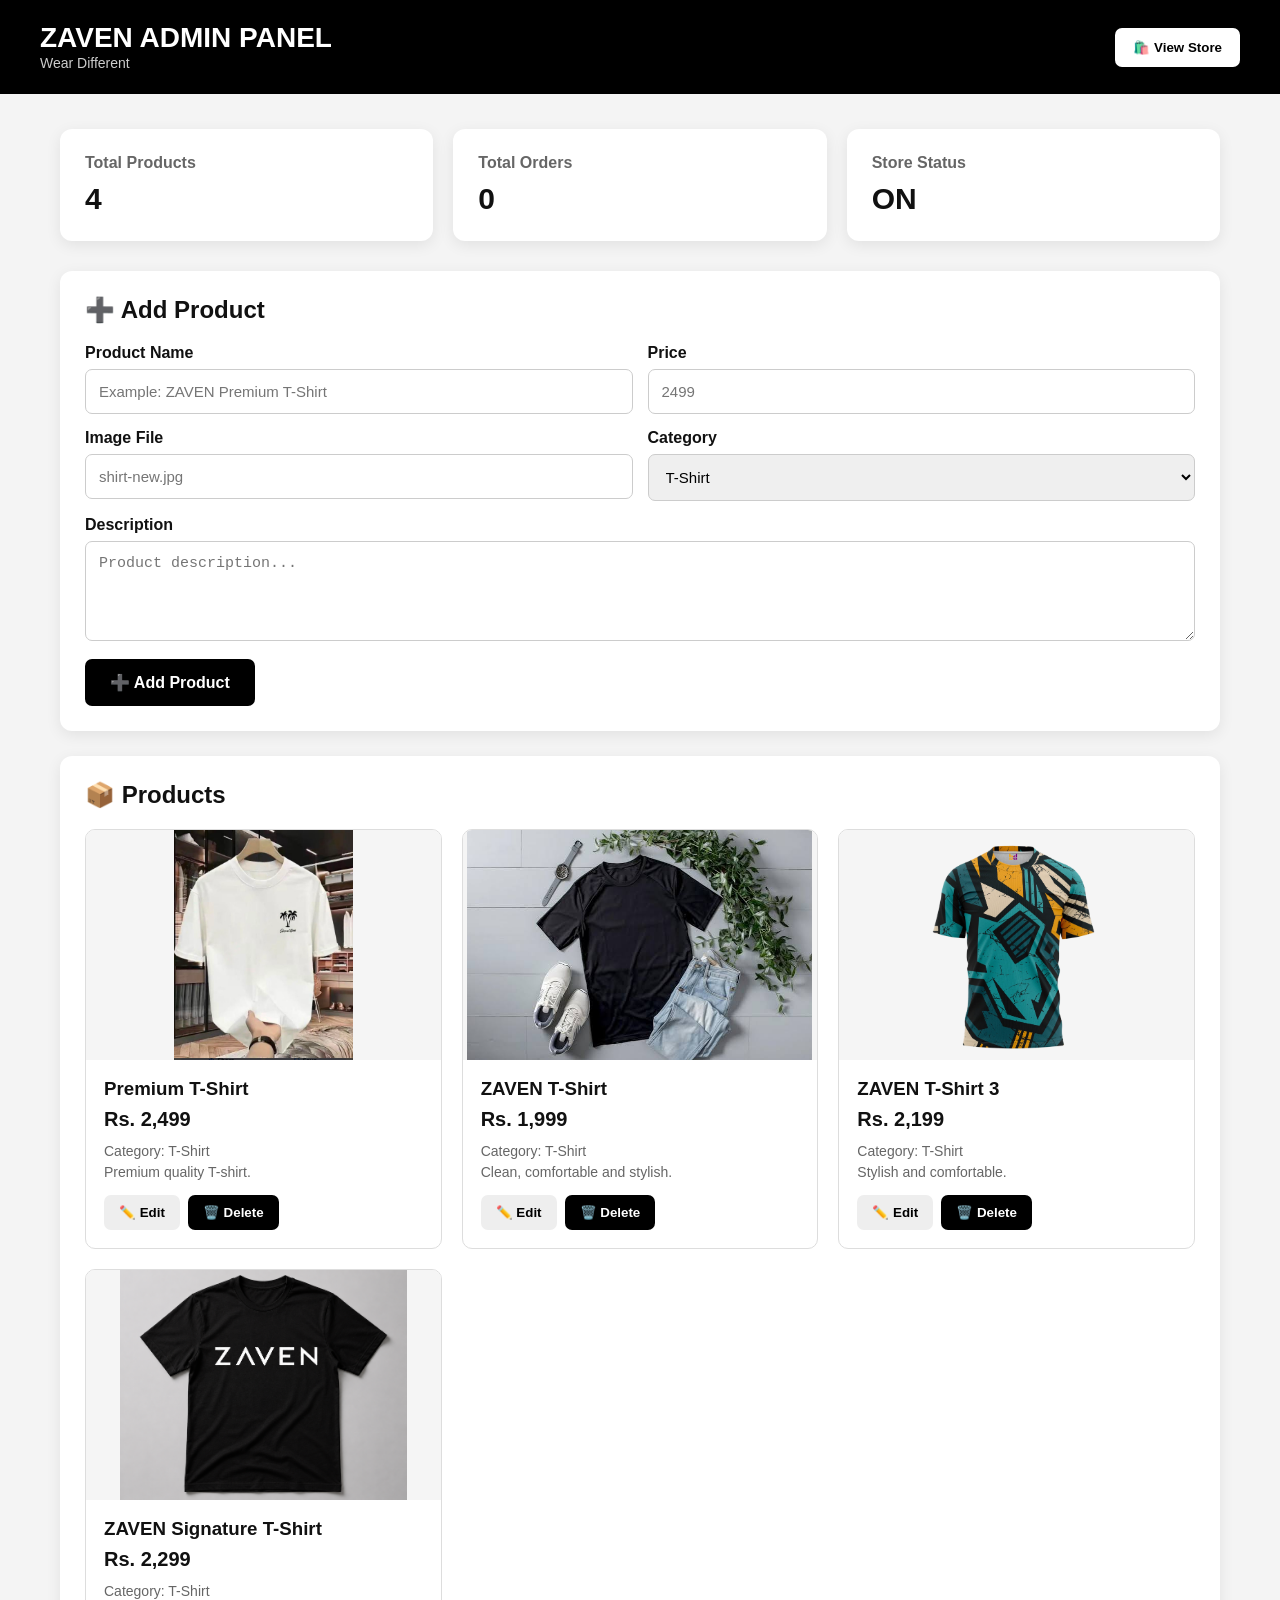
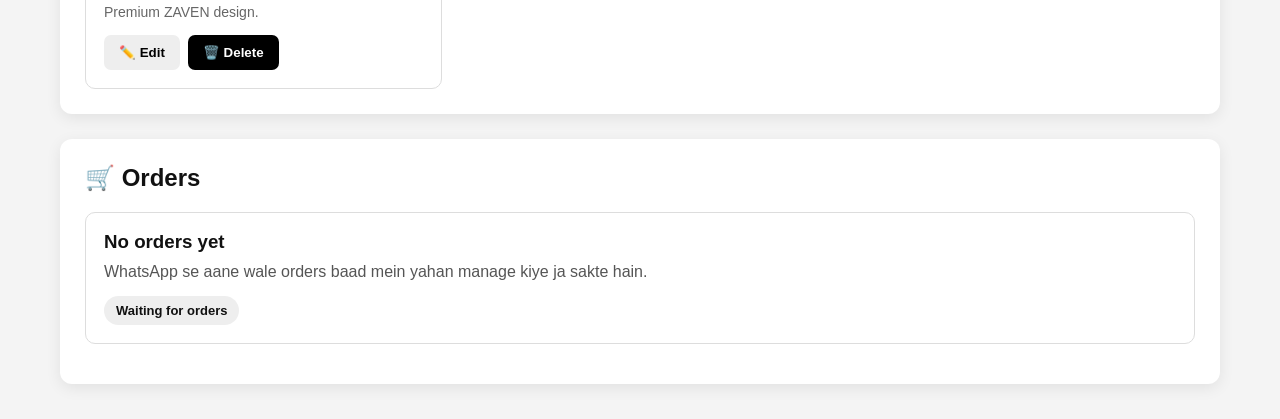
<file: admin.html>
<!DOCTYPE html>
<html lang="en">

<head>
    <meta charset="UTF-8">
    <meta name="viewport" content="width=device-width, initial-scale=1.0">

    <title>ZAVEN - Admin Panel</title>

    <style>
        * {
            margin: 0;
            padding: 0;
            box-sizing: border-box;
        }

        body {
            font-family: Arial, sans-serif;
            background: #f4f4f4;
            color: #111;
        }

        /* ================= HEADER ================= */

        header {
            background: #000;
            color: #fff;

            padding: 22px 40px;

            display: flex;
            align-items: center;
            justify-content: space-between;

            gap: 20px;
        }

        header h1 {
            font-size: 28px;
        }

        header span {
            color: #ccc;
            font-size: 14px;
        }

        /* ================= CONTAINER ================= */

        .container {
            width: 100%;
            max-width: 1200px;

            margin: 35px auto;

            padding: 0 20px;
        }

        /* ================= DASHBOARD ================= */

        .dashboard {
            display: grid;

            grid-template-columns:
                repeat(3, 1fr);

            gap: 20px;

            margin-bottom: 30px;
        }

        .dashboard-card {
            background: #fff;

            padding: 25px;

            border-radius: 12px;

            box-shadow:
                0 4px 15px rgba(0,0,0,0.08);
        }

        .dashboard-card h3 {
            font-size: 16px;

            color: #666;

            margin-bottom: 10px;
        }

        .dashboard-card strong {
            font-size: 30px;
        }

        /* ================= SECTION ================= */

        .section {
            background: #fff;

            padding: 25px;

            margin-bottom: 25px;

            border-radius: 12px;

            box-shadow:
                0 4px 15px rgba(0,0,0,0.08);
        }

        .section h2 {
            margin-bottom: 20px;

            font-size: 24px;
        }

        /* ================= FORM ================= */

        .form-grid {
            display: grid;

            grid-template-columns:
                repeat(2, 1fr);

            gap: 15px;
        }

        .form-group {
            display: flex;

            flex-direction: column;
        }

        .form-group.full {
            grid-column: 1 / -1;
        }

        label {
            font-weight: bold;

            margin-bottom: 7px;
        }

        input,
        textarea,
        select {
            width: 100%;

            padding: 13px;

            border: 1px solid #ccc;

            border-radius: 7px;

            font-size: 15px;
        }

        textarea {
            min-height: 100px;

            resize: vertical;
        }

        /* ================= BUTTON ================= */

        button {
            border: none;

            cursor: pointer;

            border-radius: 7px;

            font-weight: bold;
        }

        .add-button {
            background: #000;

            color: #fff;

            padding: 14px 25px;

            margin-top: 18px;

            font-size: 16px;
        }

        .add-button:hover {
            background: #333;
        }

        /* ================= PRODUCTS ================= */

        .products {
            display: grid;

            grid-template-columns:
                repeat(3, 1fr);

            gap: 20px;
        }

        .product-card {
            border: 1px solid #ddd;

            border-radius: 10px;

            overflow: hidden;

            background: #fff;
        }

        .product-card img {
            width: 100%;

            height: 230px;

            object-fit: contain;

            background: #f5f5f5;

            display: block;
        }

        .product-details {
            padding: 18px;
        }

        .product-details h3 {
            margin-bottom: 8px;
        }

        .product-details .price {
            font-size: 20px;

            font-weight: bold;

            margin-bottom: 12px;
        }

        .product-details p {
            color: #666;

            font-size: 14px;

            margin-bottom: 5px;
        }

        /* ================= ACTIONS ================= */

        .actions {
            display: flex;

            gap: 8px;

            margin-top: 15px;
        }

        .edit-button {
            background: #eee;

            padding: 10px 15px;
        }

        .delete-button {
            background: #000;

            color: #fff;

            padding: 10px 15px;
        }

        .edit-button:hover {
            background: #ddd;
        }

        .delete-button:hover {
            background: #333;
        }

        /* ================= ORDERS ================= */

        .order {
            border: 1px solid #ddd;

            border-radius: 10px;

            padding: 18px;

            margin-bottom: 15px;
        }

        .order h3 {
            margin-bottom: 10px;
        }

        .order p {
            margin: 5px 0;

            color: #555;
        }

        .order-status {
            display: inline-block;

            background: #eee;

            padding: 7px 12px;

            border-radius: 20px;

            margin-top: 10px;

            font-size: 13px;

            font-weight: bold;
        }

        /* ================= MOBILE ================= */

        @media screen and (max-width: 800px) {

            header {
                padding: 20px;
            }

            header h1 {
                font-size: 22px;
            }

            .dashboard {
                grid-template-columns: 1fr;
            }

            .form-grid {
                grid-template-columns: 1fr;
            }

            .form-group.full {
                grid-column: auto;
            }

            .products {
                grid-template-columns: 1fr;
            }

        }

        @media screen and (max-width: 500px) {

            .container {
                padding: 0 12px;

                margin-top: 20px;
            }

            .section {
                padding: 18px;
            }

            header {
                flex-direction: column;

                text-align: center;
            }

        }
    </style>
</head>

<body>


<!-- ================= HEADER ================= -->

<header>

    <div>
        <h1>ZAVEN ADMIN PANEL</h1>
        <span>Wear Different</span>
    </div>

    <button
        onclick="goToStore()"
        style="
            background:white;
            color:black;
            padding:12px 18px;
        "
    >
        🛍️ View Store
    </button>

</header>


<!-- ================= MAIN ================= -->

<div class="container">


    <!-- ================= DASHBOARD ================= -->

    <div class="dashboard">

        <div class="dashboard-card">

            <h3>Total Products</h3>

            <strong id="totalProducts">
                0
            </strong>

        </div>


        <div class="dashboard-card">

            <h3>Total Orders</h3>

            <strong id="totalOrders">
                0
            </strong>

        </div>


        <div class="dashboard-card">

            <h3>Store Status</h3>

            <strong>
                ON
            </strong>

        </div>

    </div>


    <!-- ================= ADD PRODUCT ================= -->

    <div class="section">

        <h2>
            ➕ Add Product
        </h2>


        <form id="productForm">

            <div class="form-grid">

                <div class="form-group">

                    <label>
                        Product Name
                    </label>

                    <input
                        type="text"
                        id="productName"
                        placeholder="Example: ZAVEN Premium T-Shirt"
                        required
                    >

                </div>


                <div class="form-group">

                    <label>
                        Price
                    </label>

                    <input
                        type="number"
                        id="productPrice"
                        placeholder="2499"
                        required
                    >

                </div>


                <div class="form-group">

                    <label>
                        Image File
                    </label>

                    <input
                        type="text"
                        id="productImage"
                        placeholder="shirt-new.jpg"
                        required
                    >

                </div>


                <div class="form-group">

                    <label>
                        Category
                    </label>

                    <select id="productCategory">

                        <option>
                            T-Shirt
                        </option>

                        <option>
                            Shirt
                        </option>

                        <option>
                            Hoodie
                        </option>

                    </select>

                </div>


                <div class="form-group full">

                    <label>
                        Description
                    </label>

                    <textarea
                        id="productDescription"
                        placeholder="Product description..."
                    ></textarea>

                </div>

            </div>


            <button
                type="submit"
                class="add-button"
            >
                ➕ Add Product
            </button>

        </form>

    </div>


    <!-- ================= PRODUCTS ================= -->

    <div class="section">

        <h2>
            📦 Products
        </h2>

        <div
            class="products"
            id="productsContainer"
        ></div>

    </div>


    <!-- ================= ORDERS ================= -->

    <div class="section">

        <h2>
            🛒 Orders
        </h2>

        <div id="ordersContainer">

            <div class="order">

                <h3>
                    No orders yet
                </h3>

                <p>
                    WhatsApp se aane wale orders
                    baad mein yahan manage kiye ja sakte hain.
                </p>

                <span class="order-status">
                    Waiting for orders
                </span>

            </div>

        </div>

    </div>

</div>


<script>

/* ================= DEFAULT PRODUCTS ================= */

let products = [

    {
        name: "Premium T-Shirt",
        price: 2499,
        image: "shirt-new.jpg",
        category: "T-Shirt",
        description:
            "Premium quality T-shirt."
    },

    {
        name: "ZAVEN T-Shirt",
        price: 1999,
        image: "shirt5.jpg",
        category: "T-Shirt",
        description:
            "Clean, comfortable and stylish."
    },

    {
        name: "ZAVEN T-Shirt 3",
        price: 2199,
        image: "shirt6.jpg",
        category: "T-Shirt",
        description:
            "Stylish and comfortable."
    },

    {
        name: "ZAVEN Signature T-Shirt",
        price: 2299,
        image: "shirt4.jpg",
        category: "T-Shirt",
        description:
            "Premium ZAVEN design."
    }

];


/* ================= LOAD PRODUCTS ================= */

function loadProducts() {

    const container =
        document.getElementById(
            "productsContainer"
        );

    container.innerHTML = "";


    products.forEach(
        function(product, index) {

            container.innerHTML += `

                <div class="product-card">

                    <img
                        src="${product.image}"
                        alt="${product.name}"
                    >

                    <div class="product-details">

                        <h3>
                            ${product.name}
                        </h3>

                        <div class="price">
                            Rs.
                            ${Number(product.price).toLocaleString()}
                        </div>

                        <p>
                            Category:
                            ${product.category}
                        </p>

                        <p>
                            ${product.description}
                        </p>

                        <div class="actions">

                            <button
                                class="edit-button"
                                onclick="editProduct(${index})"
                            >
                                ✏️ Edit
                            </button>

                            <button
                                class="delete-button"
                                onclick="deleteProduct(${index})"
                            >
                                🗑️ Delete
                            </button>

                        </div>

                    </div>

                </div>

            `;

        }
    );


    document.getElementById(
        "totalProducts"
    ).innerText = products.length;

}


/* ================= ADD PRODUCT ================= */

document
    .getElementById("productForm")
    .addEventListener(
        "submit",
        function(event) {

            event.preventDefault();


            const name =
                document.getElementById(
                    "productName"
                ).value;

            const price =
                Number(
                    document.getElementById(
                        "productPrice"
                    ).value
                );

            const image =
                document.getElementById(
                    "productImage"
                ).value;

            const category =
                document.getElementById(
                    "productCategory"
                ).value;

            const description =
                document.getElementById(
                    "productDescription"
                ).value;


            products.push({

                name: name,

                price: price,

                image: image,

                category: category,

                description: description

            });


            loadProducts();


            document
                .getElementById("productForm")
                .reset();


            alert(
                "Product added successfully!"
            );

        }
    );


/* ================= DELETE PRODUCT ================= */

function deleteProduct(index) {

    const confirmDelete =
        confirm(
            "Kya aap is product ko delete karna chahte hain?"
        );


    if (!confirmDelete) {
        return;
    }


    products.splice(
        index,
        1
    );


    loadProducts();

}


/* ================= EDIT PRODUCT ================= */

function editProduct(index) {

    const product =
        products[index];


    const newName =
        prompt(
            "Product name:",
            product.name
        );


    if (newName === null) {
        return;
    }


    const newPrice =
        prompt(
            "Product price:",
            product.price
        );


    if (newPrice === null) {
        return;
    }


    const newImage =
        prompt(
            "Image file:",
            product.image
        );


    if (newImage === null) {
        return;
    }


    product.name =
        newName;

    product.price =
        Number(newPrice);

    product.image =
        newImage;


    loadProducts();


    alert(
        "Product updated successfully!"
    );

}


/* ================= STORE ================= */

function goToStore() {

    window.location.href =
        "index.html";

}


/* ================= START ================= */

loadProducts();

</script>

</body>
</html>
</file>
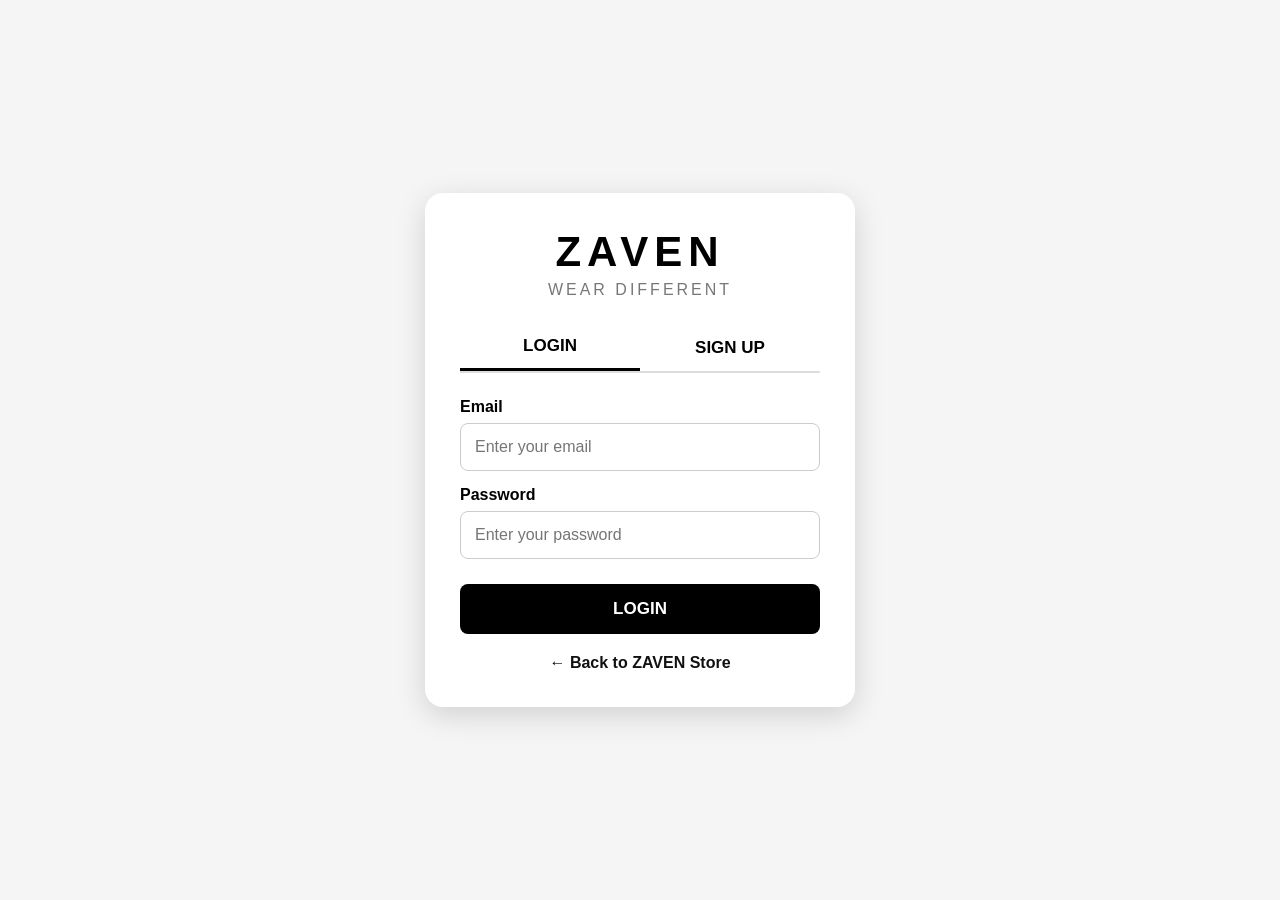
<file: login.html>
<!DOCTYPE html>
<html lang="en">

<head>

    <meta charset="UTF-8">

    <meta name="viewport"
        content="width=device-width, initial-scale=1.0">

    <title>ZAVEN - Login / Signup</title>

    <style>

        * {
            margin: 0;
            padding: 0;
            box-sizing: border-box;
        }

        body {
            font-family: Arial, sans-serif;
            background: #f5f5f5;
            min-height: 100vh;

            display: flex;
            justify-content: center;
            align-items: center;

            padding: 20px;
        }

        .login-box {

            width: 100%;
            max-width: 430px;

            background: white;

            padding: 35px;

            border-radius: 18px;

            box-shadow:
                0 8px 30px rgba(0,0,0,0.15);
        }

        .logo {

            text-align: center;

            margin-bottom: 25px;
        }

        .logo h1 {

            font-size: 42px;

            letter-spacing: 6px;
        }

        .logo p {

            margin-top: 5px;

            color: #777;

            letter-spacing: 3px;
        }

        .tabs {

            display: flex;

            margin-bottom: 25px;

            border-bottom: 2px solid #ddd;
        }

        .tab {

            width: 50%;

            padding: 12px;

            border: none;

            background: transparent;

            font-size: 17px;

            font-weight: bold;

            cursor: pointer;
        }

        .tab.active {

            border-bottom: 3px solid black;

            color: black;
        }

        .form {

            display: none;
        }

        .form.active {

            display: block;
        }

        label {

            display: block;

            margin-top: 15px;

            margin-bottom: 7px;

            font-weight: bold;
        }

        input {

            width: 100%;

            padding: 14px;

            border: 1px solid #ccc;

            border-radius: 8px;

            font-size: 16px;

            outline: none;
        }

        input:focus {

            border-color: black;
        }

        .submit-button {

            width: 100%;

            margin-top: 25px;

            padding: 15px;

            background: black;

            color: white;

            border: none;

            border-radius: 8px;

            font-size: 17px;

            font-weight: bold;

            cursor: pointer;
        }

        .submit-button:hover {

            background: #333;
        }

        .back {

            display: block;

            text-align: center;

            margin-top: 20px;

            color: #111;

            text-decoration: none;

            font-weight: bold;
        }

        .back:hover {

            text-decoration: underline;
        }

    </style>

</head>


<body>


<div class="login-box">


    <div class="logo">

        <h1>ZAVEN</h1>

        <p>WEAR DIFFERENT</p>

    </div>


    <div class="tabs">

        <button
            class="tab active"
            onclick="showForm('login')">

            LOGIN

        </button>

        <button
            class="tab"
            onclick="showForm('signup')">

            SIGN UP

        </button>

    </div>


    <!-- LOGIN -->

    <form
        id="login"
        class="form active"
        onsubmit="loginUser(event)">

        <label>Email</label>

        <input
            type="email"
            id="loginEmail"
            placeholder="Enter your email"
            required>


        <label>Password</label>

        <input
            type="password"
            id="loginPassword"
            placeholder="Enter your password"
            required>


        <button
            type="submit"
            class="submit-button">

            LOGIN

        </button>

    </form>


    <!-- SIGN UP -->

    <form
        id="signup"
        class="form"
        onsubmit="signupUser(event)">

        <label>Full Name</label>

        <input
            type="text"
            id="signupName"
            placeholder="Enter your name"
            required>


        <label>Email</label>

        <input
            type="email"
            id="signupEmail"
            placeholder="Enter your email"
            required>


        <label>Password</label>

        <input
            type="password"
            id="signupPassword"
            placeholder="Create a password"
            required>


        <label>Confirm Password</label>

        <input
            type="password"
            id="signupConfirm"
            placeholder="Confirm your password"
            required>


        <button
            type="submit"
            class="submit-button">

            CREATE ACCOUNT

        </button>

    </form>


    <a
        href="index.html"
        class="back">

        ← Back to ZAVEN Store

    </a>


</div>


<script>


function showForm(formName) {


    document
        .querySelectorAll(".form")
        .forEach(form => {

            form.classList.remove("active");

        });


    document
        .querySelectorAll(".tab")
        .forEach(tab => {

            tab.classList.remove("active");

        });


    document
        .getElementById(formName)
        .classList.add("active");


    if (formName === "login") {

        document
            .querySelectorAll(".tab")[0]
            .classList.add("active");

    } else {

        document
            .querySelectorAll(".tab")[1]
            .classList.add("active");

    }

}


function signupUser(event) {

    event.preventDefault();


    const name =
        document.getElementById(
            "signupName"
        ).value;

    const email =
        document.getElementById(
            "signupEmail"
        ).value;

    const password =
        document.getElementById(
            "signupPassword"
        ).value;

    const confirm =
        document.getElementById(
            "signupConfirm"
        ).value;


    if (password !== confirm) {

        alert(
            "Passwords do not match."
        );

        return;

    }


    alert(
        "Account created successfully!"
    );


    showForm("login");


    document.getElementById(
        "loginEmail"
    ).value = email;

}


function loginUser(event) {

    event.preventDefault();


    const email =
        document.getElementById(
            "loginEmail"
        ).value;

    alert(
        "Welcome to ZAVEN, " +
        email
    );

}


</script>


</body>

</html>
</file>
